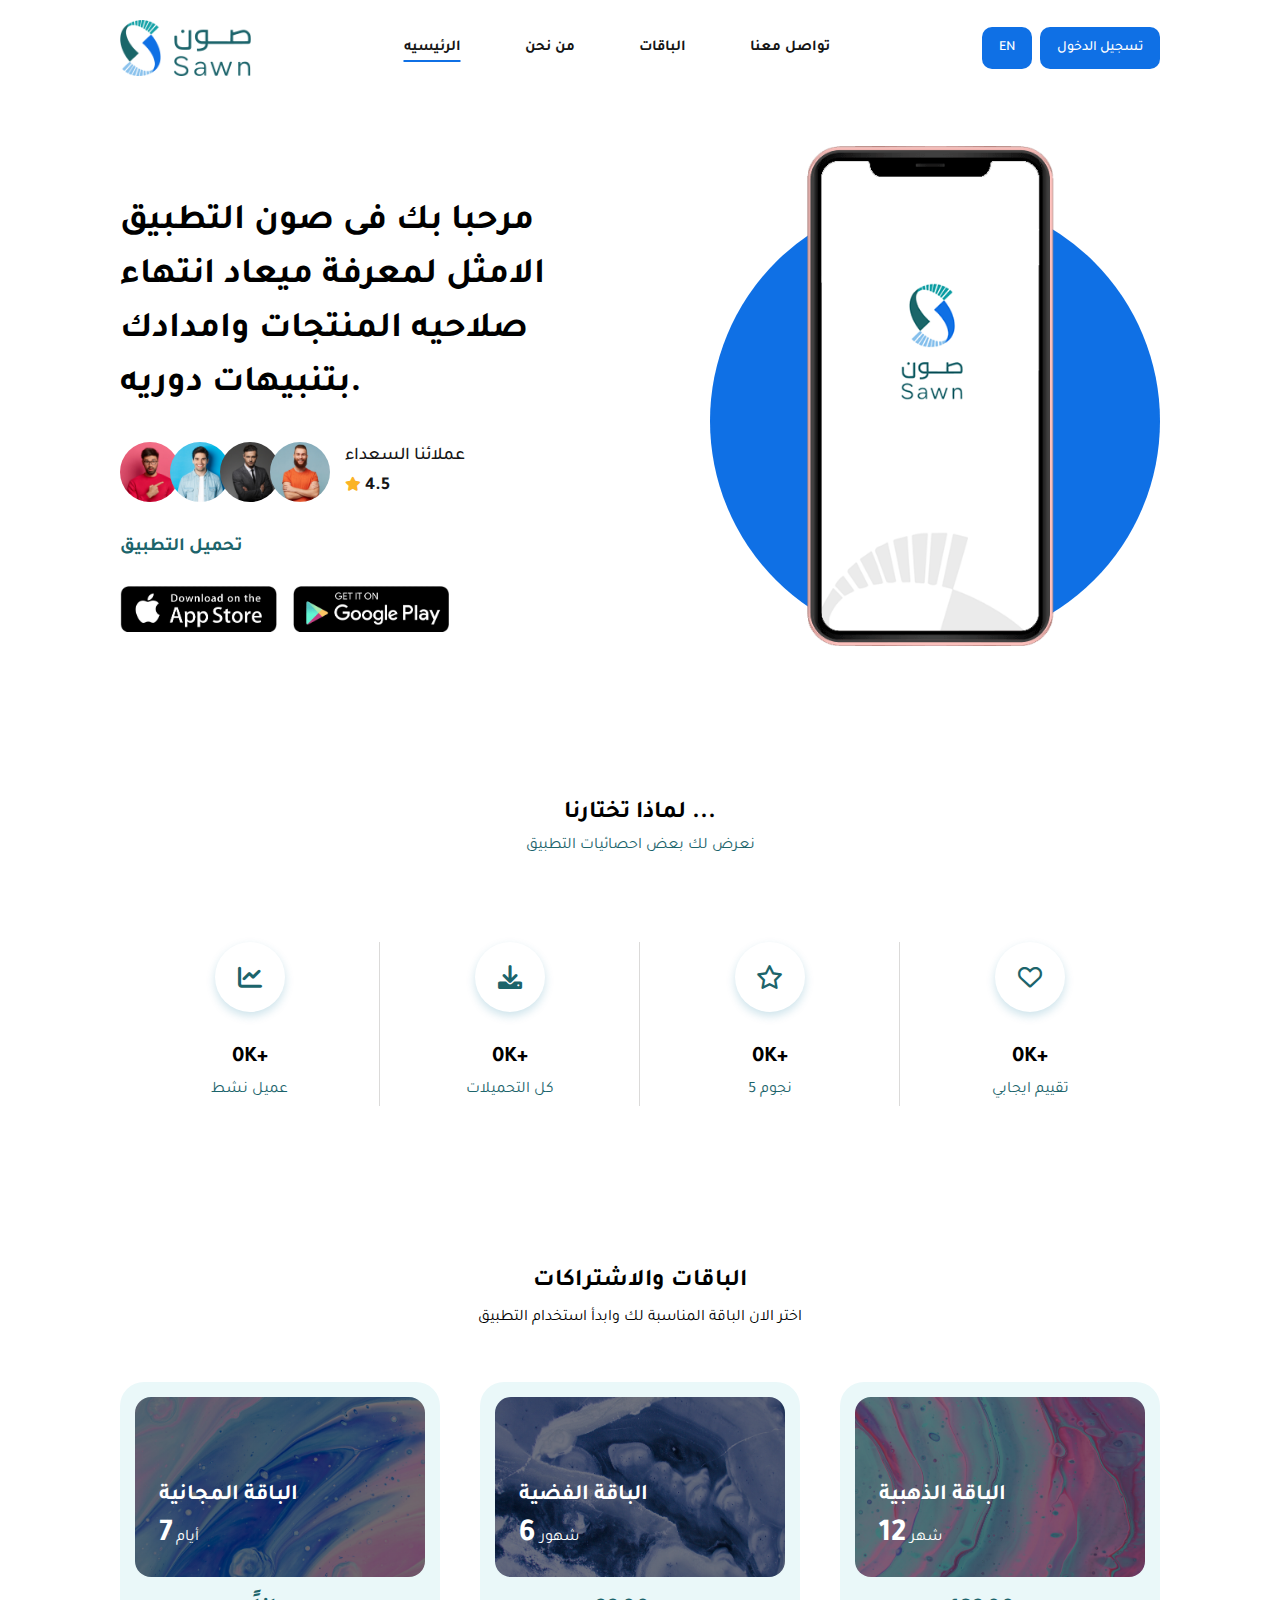
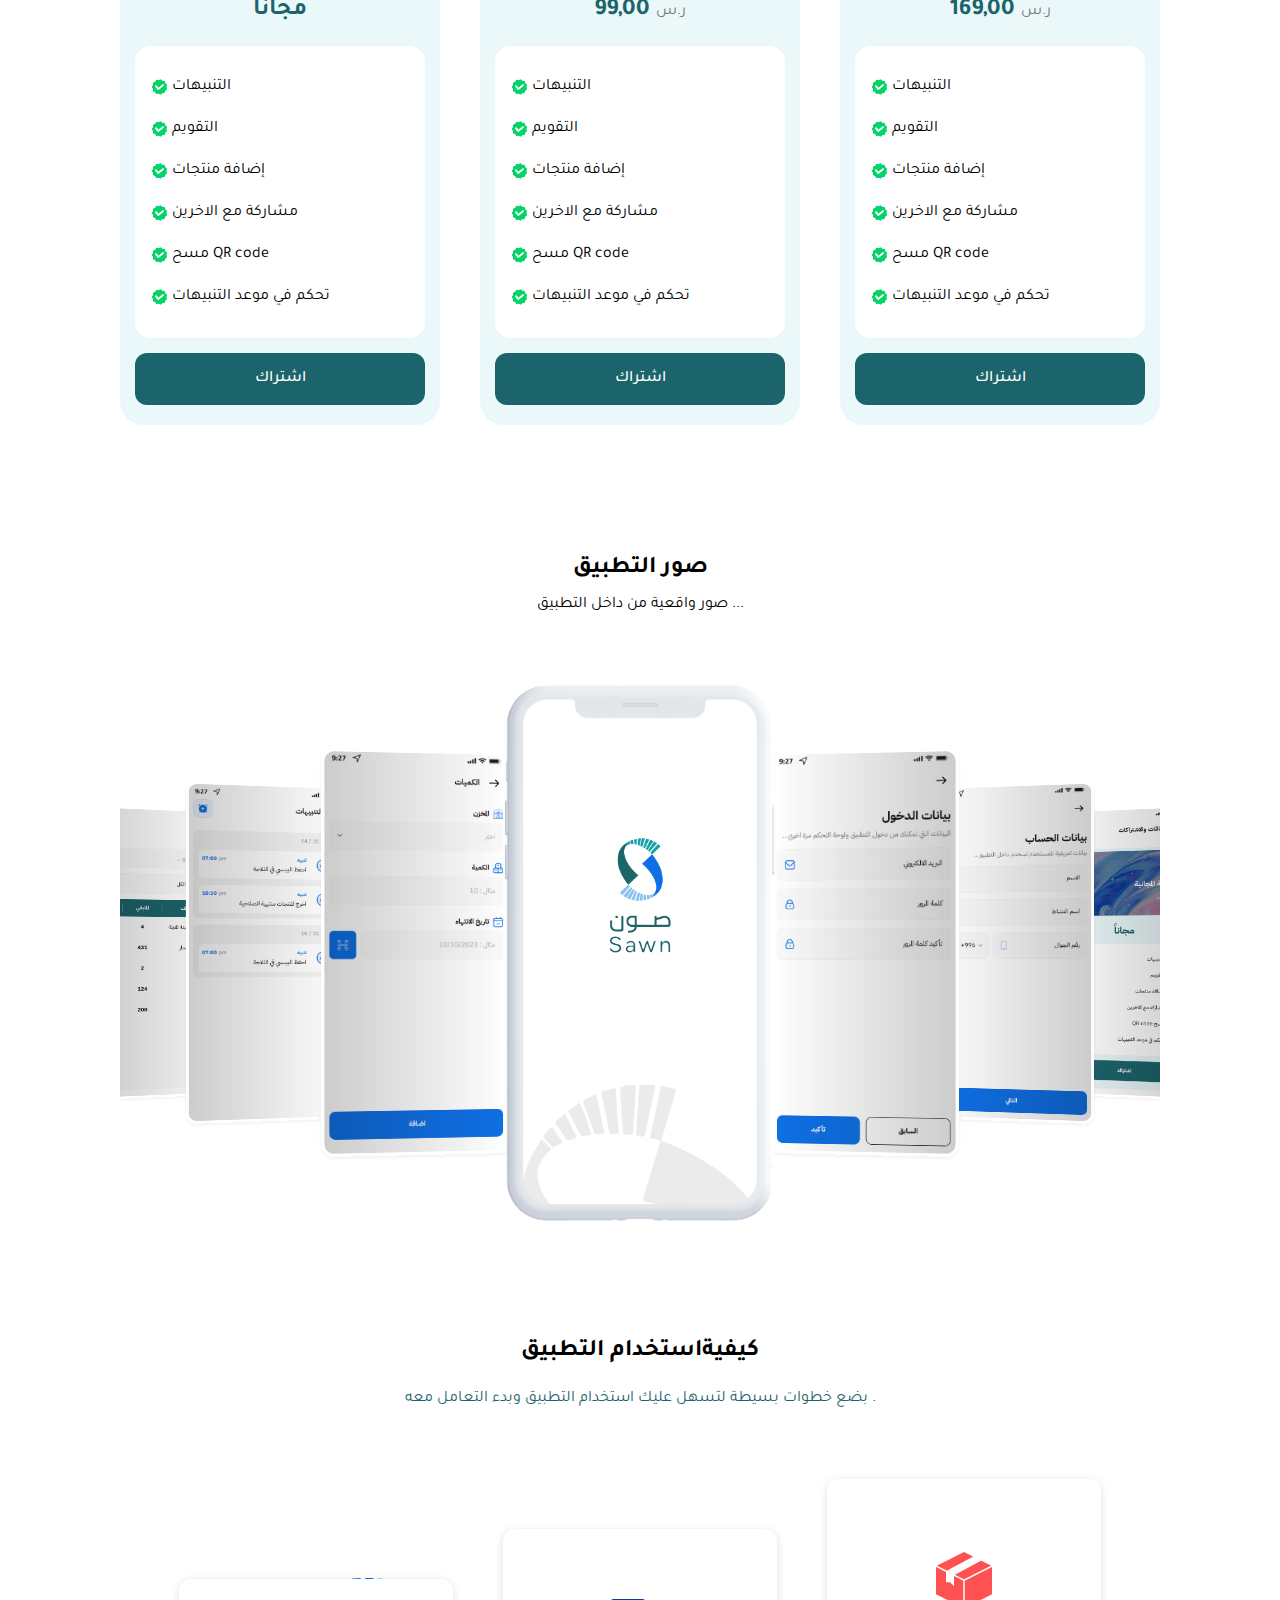
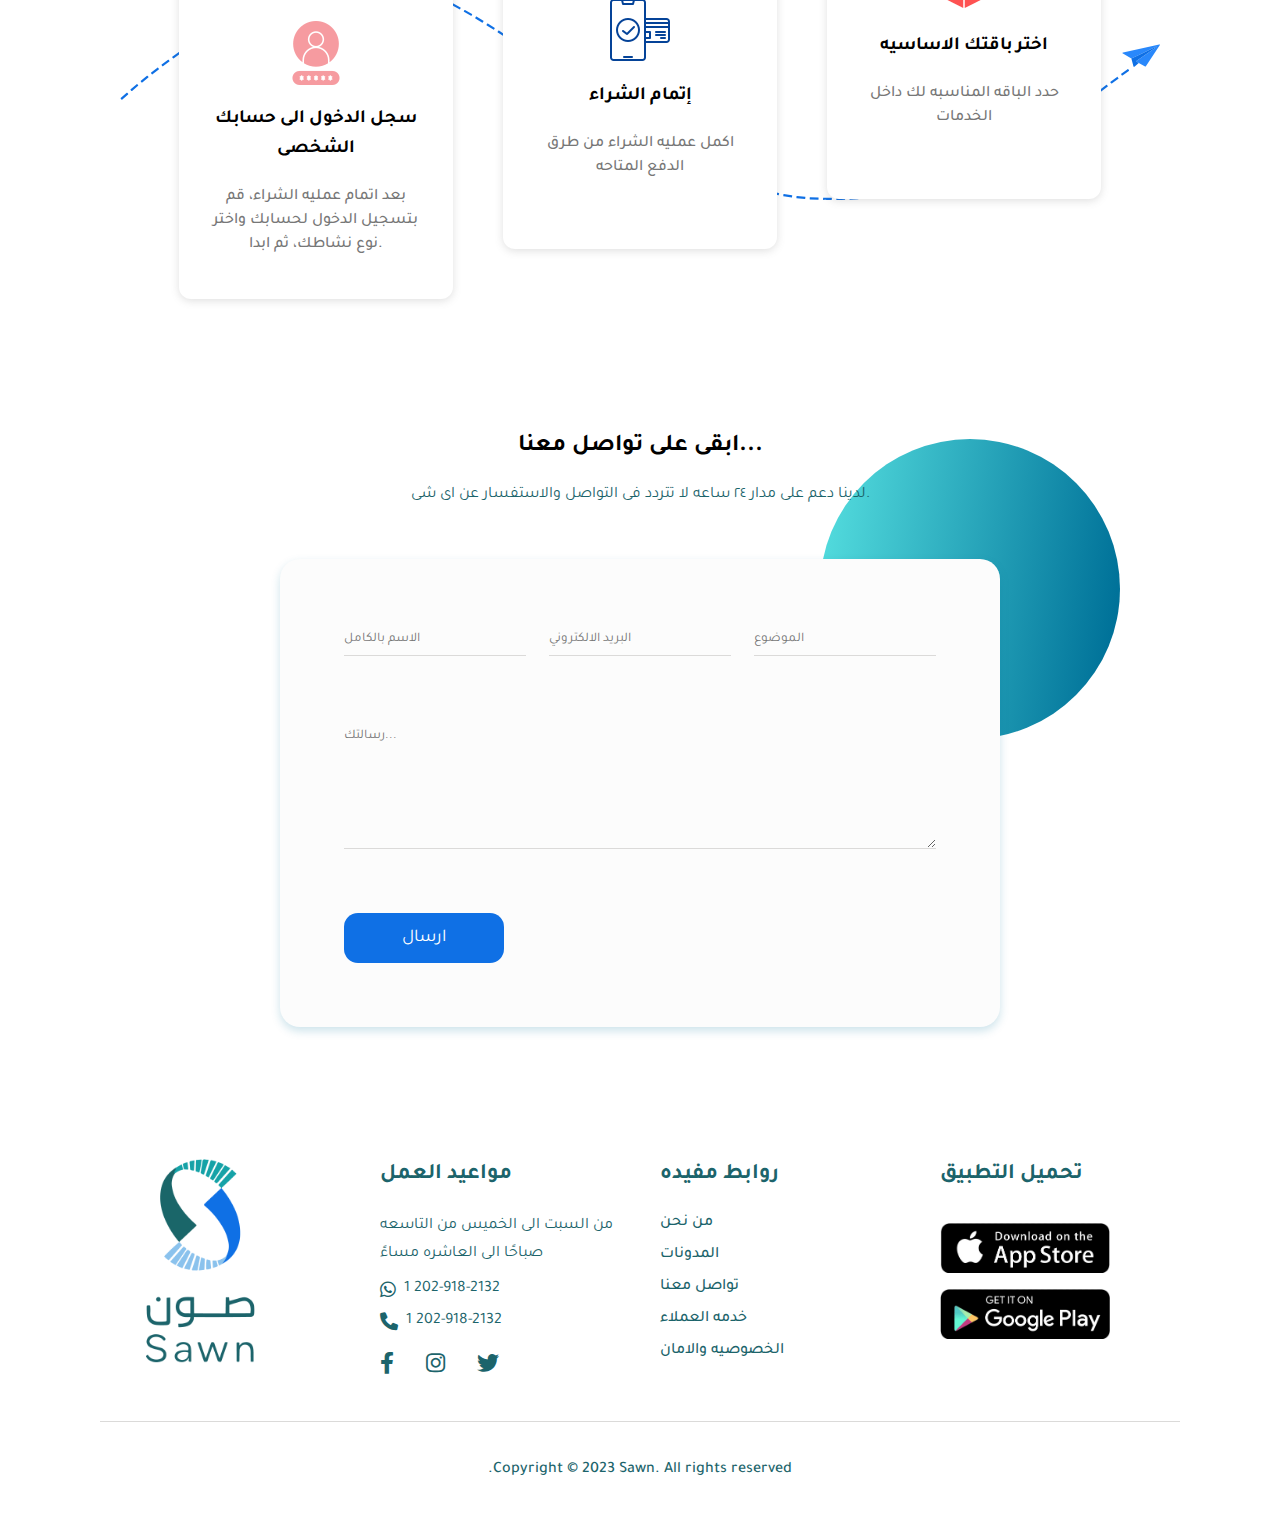
<file: index.html>
<html lang="en">

<head>
    <meta charset="UTF-8">
    <meta http-equiv="X-UA-Compatible" content="IE=edge">
    <meta name="viewport" content="width=device-width, initial-scale=1.0">
    <title>sawn</title>
    <link rel="icon" href="img/icon.png">
    <link rel="stylesheet" href="css/all.min.css">
    <link rel="stylesheet" href="css/swiper.css">
    <link rel="stylesheet" href="css/style.css">
</head>

<body>
    <!-- nav -->
    <nav>
        <div class="logo">
            <a href="index.html">
                <img src="img/logo.png" alt="logo">
            </a>
        </div>
        <ul class="nav-links">
            <li class="nav-link home active">
                <a href="index.html#">الرئيسيه</a>
            </li>
            <li class="nav-link about">
                <a href="index.html#about">من نحن</a>
            </li>
            <li class="nav-link packages">
                <a href="index.html#packages">الباقات</a>
            </li>
            <li class="nav-link contact">
                <a href="index.html#contact">تواصل معنا</a>
            </li>
        </ul>
        <div class="btns">
            <a href="#!" class="btn"> EN </a>
            <a href="login.html" class="btn">تسجيل الدخول</a>
            <button class="menu"><i class="fas fa-bars"></i></button>
        </div>
    </nav>
    <!-- content -->
    <main class="container">
        <!--  hero section -->
        <section class="sec header" id="home">
            <div class="decription-col">
                <h1>مرحبا بك فى صون التطبيق الامثل لمعرفة ميعاد انتهاء صلاحيه المنتجات وامدادك بتنبيهات دوريه.</h1>
                <div class="clients">
                    <div class="cc">
                        <div class="client">
                            <img src="img/avatar-1.jpg" alt="">
                        </div>
                        <div class="client">
                            <img src="img/avatar-2.jpg" alt="">
                        </div>
                        <div class="client">
                            <img src="img/avatar-3.jpg" alt="">
                        </div>
                        <div class="client">
                            <img src="img/avatar-4.jpg" alt="">
                        </div>
                    </div>
                    <div class="customers">
                        <span>عملائنا السعداء</span>
                        <span><i class="fas fa-star"></i><b>4.5</b></span>
                    </div>
                </div>
                <div class="downoad-app">
                    <h3>تحميل التطبيق</h3>
                    <div class="links">
                        <a href="#"><img src="img/Apple Store.png" alt=""></a>
                        <a href="#"><img src="img/Play Sotre.png" alt=""></a>
                    </div>
                </div>
            </div>
            <div class="thumb-col">
                <div class="circle-back">
                    <img src="img/hero-thumb-1.png" alt="">
                </div>
            </div>
        </section>
        <!--  about -->
        <section class="sec about" id="about">
            <h2>لماذا تختارنا ...</h2>
            <p>نعرض لك بعض احصائيات التطبيق</p>
            <div class="row">
                <div class="static-box">
                    <div class="circle">
                        <i class="fas fa-chart-line"></i>
                    </div>
                    <h4><span class="num" data-goal="30">0</span>K+</h4>
                    <p>عميل نشط</p>
                </div>
                <div class="static-box">
                    <div class="circle">
                        <i class="fas fa-download"></i>
                    </div>
                    <h4><span class="num" data-goal="50">0</span>K+</h4>
                    <p>كل التحميلات</p>
                </div>
                <div class="static-box">
                    <div class="circle">
                        <i class="far fa-star"></i>
                    </div>
                    <h4><span class="num" data-goal="7">0</span>K+</h4>
                    <p>5 نجوم</p>
                </div>
                <div class="static-box">
                    <div class="circle">
                        <i class="far fa-heart"></i>
                    </div>
                    <h4><span class="num" data-goal="13">0</span>K+</h4>
                    <p>تقييم ايجابي</p>
                </div>
            </div>
        </section>
        <!--  packages -->
        <section class="sec " id="packages">
            <div class="sectionTitle">
                <h2> الباقات والاشتراكات </h2>
                <p> اختر الان الباقة المناسبة لك وابدأ استخدام التطبيق </p>
            </div>
            <div class="packages">
                <div class="package">
                    <div class="package-head head1">
                        <h3>الباقة المجانية</h3>
                        <p><b>7</b>أيام</p>
                    </div>
                    <h4 class="price">مجاناً</h4>
                    <div class="features">
                        <ul>
                            <li><img src="img/verify.png" alt="verify">التنبيهات</li>
                            <li><img src="img/verify.png" alt="verify">التقويم</li>
                            <li><img src="img/verify.png" alt="verify">إضافة منتجات</li>
                            <li><img src="img/verify.png" alt="verify">مشاركة مع الاخرين</li>
                            <li><img src="img/verify.png" alt="verify">مسح QR code</li>
                            <li><img src="img/verify.png" alt="verify">تحكم في موعد التنبيهات</li>
                        </ul>
                    </div>
                    <button class="sub">اشتراك</button>
                </div>
                <div class="package">
                    <div class="package-head head2">
                        <h3>الباقة الفضية</h3>
                        <p><b>6</b>شهور</p>
                    </div>
                    <h4 class="price">99,00 <small>ر.س</small></h4>
                    <div class="features">
                        <ul>
                            <li><img src="img/verify.png" alt="verify">التنبيهات</li>
                            <li><img src="img/verify.png" alt="verify">التقويم</li>
                            <li><img src="img/verify.png" alt="verify">إضافة منتجات</li>
                            <li><img src="img/verify.png" alt="verify">مشاركة مع الاخرين</li>
                            <li><img src="img/verify.png" alt="verify">مسح QR code</li>
                            <li><img src="img/verify.png" alt="verify">تحكم في موعد التنبيهات</li>
                        </ul>
                    </div>
                    <button class="sub">اشتراك</button>
                </div>
                <div class="package">
                    <div class="package-head head3">
                        <h3>الباقة الذهبية</h3>
                        <p><b>12</b>شهر</p>
                    </div>
                    <h4 class="price">169,00 <small>ر.س</small></h4>
                    <div class="features">
                        <ul>
                            <li><img src="img/verify.png" alt="verify">التنبيهات</li>
                            <li><img src="img/verify.png" alt="verify">التقويم</li>
                            <li><img src="img/verify.png" alt="verify">إضافة منتجات</li>
                            <li><img src="img/verify.png" alt="verify">مشاركة مع الاخرين</li>
                            <li><img src="img/verify.png" alt="verify">مسح QR code</li>
                            <li><img src="img/verify.png" alt="verify">تحكم في موعد التنبيهات</li>
                        </ul>
                    </div>
                    <button class="sub">اشتراك</button>
                </div>
                <div class="model-view">
                    <div class="form">
                        <button class="close"><i class="fas fa-times-circle"></i></button>
                        <form action="">
                            <input type="email" id="email" name="email" required placeholder="البريد الالكتروني...">
                            <input type="tel" id="phone" name="phone" required placeholder="الجوال...">
                            <button class="btn" type="submit">ارسال</button>
                        </form>
                    </div>
                </div>
            </div>
        </section>
        <!--  appImgs -->
        <section class="appImgs">
            <div class="sectionTitle">
                <h2> صور التطبيق </h2>
                <p> صور واقعية من داخل التطبيق ... </p>
            </div>
            <div class="swiper phoneImgs">
                <div class="swiper-wrapper">
                    <div class="swiper-slide">
                        <img src="img/1.png" />
                    </div>
                    <div class="swiper-slide">
                        <img src="img/3.png" />
                    </div>
                    <div class="swiper-slide">
                        <img src="img/4.png" />
                    </div>
                    <div class="swiper-slide">
                        <img src="img/5.png" />
                    </div>
                    <div class="swiper-slide">
                        <img src="img/6.png" />
                    </div>
                    <div class="swiper-slide">
                        <img src="img/7.png" />
                    </div>
                    <div class="swiper-slide">
                        <img src="img/8.png" />
                    </div>
                    <div class="swiper-slide">
                        <img src="img/9.png" />
                    </div>
                    <div class="swiper-slide">
                        <img src="img/10.png" />
                    </div>
                </div>
                <img src="img/2.png" class="frame" alt="">
            </div>
        </section>
        <!--  usage -->
        <section class="usage">
            <h2>كيفيةاستخدام التطبيق</h2>
            <p>بضع خطوات بسيطة لتسهل عليك استخدام التطبيق وبدء التعامل معه .</p>
            <div class="cards">
                <div class="use-card">
                    <div class="icon">
                        <img src="img/user-profile.png" alt="">
                    </div>
                    <h3>سجل الدخول الى حسابك الشخصى</h3>
                    <p>بعد اتمام عمليه الشراء، قم بتسجيل الدخول لحسابك واختر نوع نشاطك، ثم ابدا.</p>
                </div>
                <div class="use-card">
                    <div class="icon">
                        <img src="img/credit-card.png" alt="">
                    </div>
                    <h3>إتمام الشراء</h3>
                    <p>اكمل عمليه الشراء من طرق الدفع المتاحه</p>
                </div>
                <div class="use-card">
                    <div class="icon">
                        <img src="img/package-box.png" alt="">
                    </div>
                    <h3>اختر باقتك الاساسيه</h3>
                    <p>حدد الباقه المناسبه لك داخل الخدمات</p>
                </div>
            </div>
        </section>
        <!--  contact -->
        <section class="sec contact" id="contact">
            <div class="circl1"></div>
            <h2>ابقى على تواصل معنا...</h2>
            <p>لدينا دعم على مدار ٢٤ ساعه لا تتردد فى التواصل والاستفسار عن اى شى.</p>
            <form action="">
                <div class="form-group">
                    <div class="input-field">
                        <input type="text" id="name" name="name" required placeholder="الاسم بالكامل">
                    </div>
                    <div class="input-field">
                        <input type="email" id="email" name="email" required placeholder="البريد الالكتروني">
                    </div>
                    <div class="input-field">
                        <input type="text" id="name" name="name" required placeholder="الموضوع">
                    </div>
                </div>
                <div class="message-field">
                    <textarea name="message" id="message" rows="4" placeholder="رسالتك..."></textarea>
                </div>
                <button type=" submit">ارسال</button>
            </form>
        </section>
    </main>
    <!-- footer -->
    <footer>
        <div class="row">
            <div class="col">
                <div class="logo">
                    <img src="img/logo-vertical.png" alt="logo">
                </div>
            </div>
            <div class="col">
                <h4>مواعيد العمل</h4>
                <p>من السبت الى الخميس من التاسعه صباحًا الى العاشره مساءً</p>
                <div class="phones">
                    <div class="contact">
                        <i class="fab fa-whatsapp"></i>
                        <a href="tel:1 202-918-2132+">1 202-918-2132</a>
                    </div>
                    <div class="contact">
                        <i class="fas fa-phone"></i>
                        <a href="tel:1 202-918-2132+">1 202-918-2132</a>
                    </div>
                </div>
                <div class="social">
                    <a href="#"><i class="fab fa-facebook-f"></i></a>
                    <a href="#"><i class="fab fa-instagram"></i></a>
                    <a href="#"><i class="fab fa-twitter"></i></a>
                </div>
            </div>
            <div class="col">
                <h4>روابط مفيده</h4>
                <ul>
                    <li><a href="#">من نحن</a></li>
                    <li><a href="#">المدونات</a></li>
                    <li><a href="#">تواصل معنا</a></li>
                    <li><a href="#">خدمه العملاء</a></li>
                    <li><a href="#">الخصوصيه والامان</a></li>
                </ul>
            </div>
            <div class="col">
                <h4>تحميل التطبيق</h4>
                <div class="links">
                    <a href="#"><img src="img/Apple Store.png" alt=""></a>
                    <a href="#"><img src="img/Play Sotre.png" alt=""></a>
                </div>
            </div>
        </div>
        <div class="copy">
            <p>.Copyright © 2023 Sawn. All rights reserved</p>
        </div>
    </footer>
    <!-- js -->
    <script src="js/swiper.js"></script>
    <script src="js/app.js"></script>
</body>

</html>
</file>
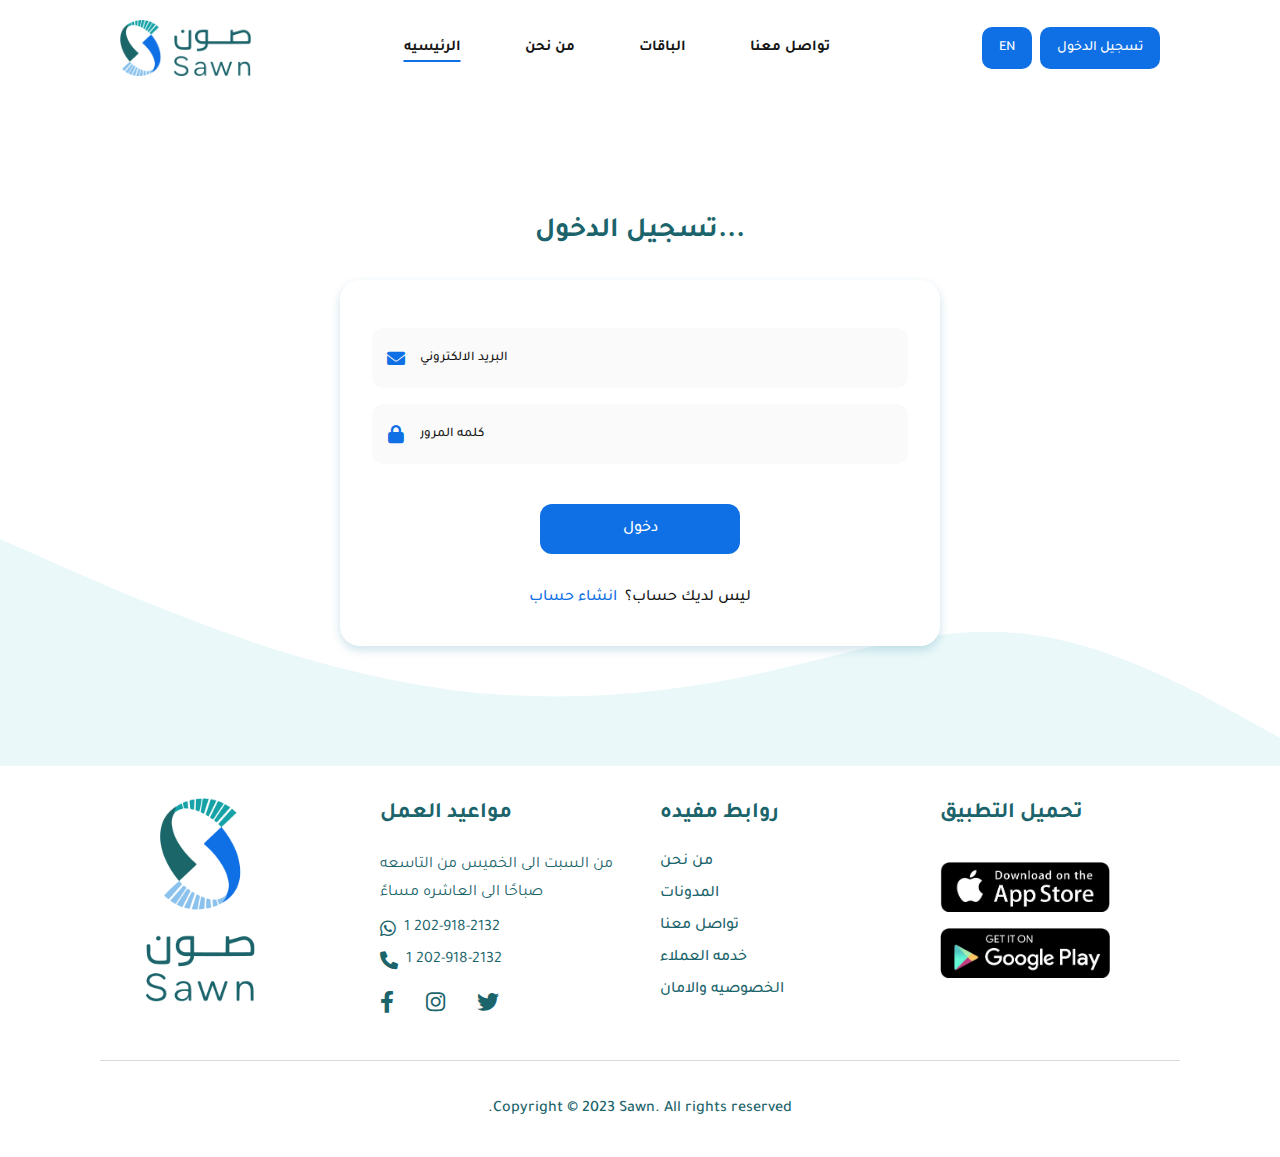
<file: login.html>
<html lang="en">
<head>
    <meta charset="UTF-8">
    <meta http-equiv="X-UA-Compatible" content="IE=edge">
    <meta name="viewport" content="width=device-width, initial-scale=1.0">
    <title>sawn</title>
    <link rel="icon" href="img/icon.png">
    <link rel="stylesheet" href="css/all.min.css">
    <link rel="stylesheet" href="css/swiper.css">
    <link rel="stylesheet" href="css/style.css">
</head>
<body>
    <!-- nav -->
    <nav>
        <div class="logo">
            <a href="index.html">
                <img src="img/logo.png" alt="logo">
            </a>
        </div>
        <ul class="nav-links">
            <li class="nav-link home active">
                <a href="index.html#">الرئيسيه</a>
            </li>
            <li class="nav-link about">
                <a href="index.html#about">من نحن</a>
            </li>
            <li class="nav-link packages">
                <a href="index.html#packages">الباقات</a>
            </li>
            <li class="nav-link contact">
                <a href="index.html#contact">تواصل معنا</a>
            </li>
        </ul>
        <div class="btns">
            <a href="#!" class="btn"> EN </a>
            <a href="login.html" class="btn">تسجيل الدخول</a>
            <button class="menu"><i class="fas fa-bars"></i></button>
        </div>
    </nav>
    <!-- content -->
    <main class="sign-in">
        <h1>تسجيل الدخول...</h1>
        <form action="">
            <!-- input -->
            <div class="input-field">
                <i class="fas fa-envelope"></i>
                <input type="email" id="email" name="email" required placeholder="البريد الالكتروني">
            </div>
            <!-- input -->
            <div class="input-field">
                <i class="fas fa-lock"></i>
                <input type="password" id="password" name="password" required placeholder="كلمه المرور">
            </div>
            <button type=" submit">دخول</button>
            <p>ليس لديك حساب؟<a href="signup.html">انشاء حساب</a></p>
        </form>
        <svg id="svg" xmlns="http://www.w3.org/2000/svg" viewBox="0 0 1440 320">
            <path fill="#eaf8f9" fill-opacity="1"
                d="M0,64L48,85.3C96,107,192,149,288,181.3C384,213,480,235,576,240C672,245,768,235,864,213.3C960,192,1056,160,1152,170.7C1248,181,1344,235,1392,261.3L1440,288L1440,320L1392,320C1344,320,1248,320,1152,320C1056,320,960,320,864,320C768,320,672,320,576,320C480,320,384,320,288,320C192,320,96,320,48,320L0,320Z">
            </path>
        </svg>
    </main>
    <!-- footer -->
    <footer>
        <div class="row">
            <div class="col">
                <div class="logo">
                    <img src="img/logo-vertical.png" alt="logo">
                </div>
            </div>
            <div class="col">
                <h4>مواعيد العمل</h4>
                <p>من السبت الى الخميس من التاسعه صباحًا الى العاشره مساءً</p>
                <div class="phones">
                    <div class="contact">
                        <i class="fab fa-whatsapp"></i>
                        <a href="tel:1 202-918-2132+">1 202-918-2132</a>
                    </div>
                    <div class="contact">
                        <i class="fas fa-phone"></i>
                        <a href="tel:1 202-918-2132+">1 202-918-2132</a>
                    </div>
                </div>
                <div class="social">
                    <a href="#"><i class="fab fa-facebook-f"></i></a>
                    <a href="#"><i class="fab fa-instagram"></i></a>
                    <a href="#"><i class="fab fa-twitter"></i></a>
                </div>
            </div>
            <div class="col">
                <h4>روابط مفيده</h4>
                <ul>
                    <li><a href="#">من نحن</a></li>
                    <li><a href="#">المدونات</a></li>
                    <li><a href="#">تواصل معنا</a></li>
                    <li><a href="#">خدمه العملاء</a></li>
                    <li><a href="#">الخصوصيه والامان</a></li>
                </ul>
            </div>
            <div class="col">
                <h4>تحميل التطبيق</h4>
                <div class="links">
                    <a href="#"><img src="img/Apple Store.png" alt=""></a>
                    <a href="#"><img src="img/Play Sotre.png" alt=""></a>
                </div>
            </div>
        </div>
        <div class="copy">
            <p>.Copyright © 2023 Sawn. All rights reserved</p>
        </div>
    </footer>
    <!-- js  -->
    <script src="js/swiper.js"></script>
    <script src="js/app.js"></script>
</body>
</html>
</file>
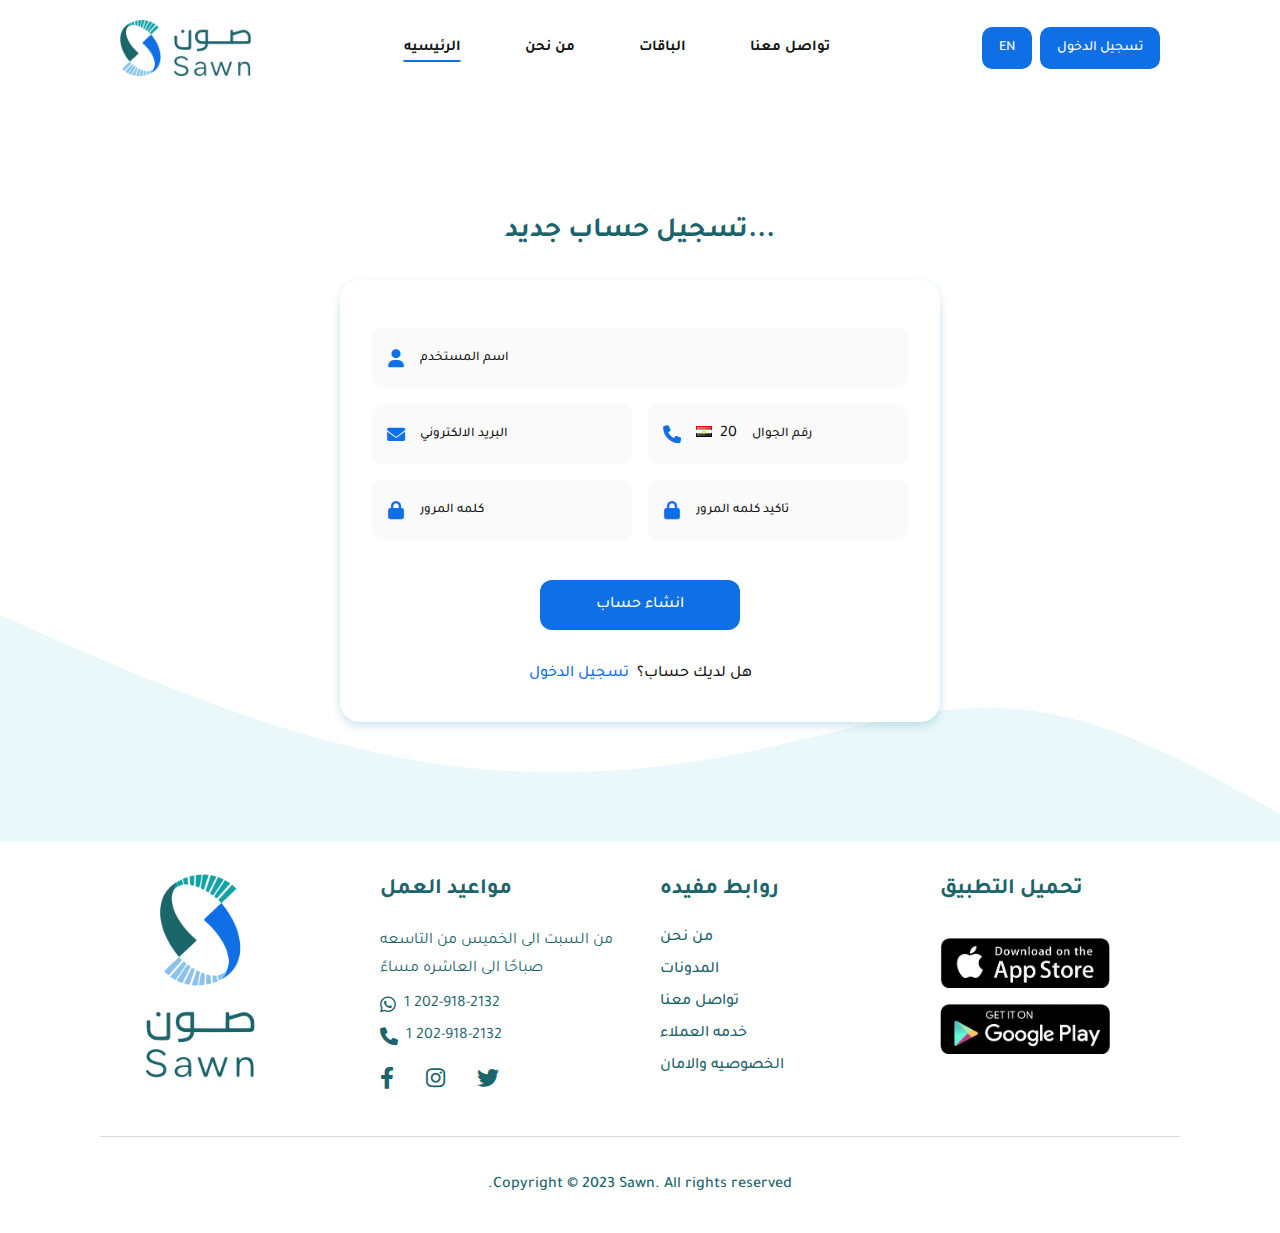
<file: signup.html>
<html lang="en">

<head>
    <meta charset="UTF-8">
    <meta http-equiv="X-UA-Compatible" content="IE=edge">
    <meta name="viewport" content="width=device-width, initial-scale=1.0">
    <title>sawn</title>
    <link rel="icon" href="img/icon.png">
    <link rel="stylesheet" href="css/all.min.css">
    <link rel="stylesheet" href="css/swiper.css">
    <link rel="stylesheet" href="css/jquery.ccpicker.css">
    <link rel="stylesheet" href="css/style.css">
</head>

<body>
    <!-- nav -->
    <nav>
        <div class="logo">
            <a href="index.html">
                <img src="img/logo.png" alt="logo">
            </a>
        </div>
        <ul class="nav-links">
            <li class="nav-link home active">
                <a href="index.html#">الرئيسيه</a>
            </li>
            <li class="nav-link about">
                <a href="index.html#about">من نحن</a>
            </li>
            <li class="nav-link packages">
                <a href="index.html#packages">الباقات</a>
            </li>
            <li class="nav-link contact">
                <a href="index.html#contact">تواصل معنا</a>
            </li>
        </ul>
        <div class="btns">
            <a href="#!" class="btn"> EN </a>
            <a href="login.html" class="btn">تسجيل الدخول</a>
            <button class="menu"><i class="fas fa-bars"></i></button>
        </div>
    </nav>
    <!-- content -->
    <main class="sign-in">
        <h1>تسجيل حساب جديد...</h1>
        <form action="">
            <!-- input -->
            <div class="input-field">
                <i class="fas fa-user"></i>
                <input type="text" id="name" name="name" required placeholder="اسم المستخدم">
            </div>
            <div class="rowField">
                <!-- input -->
                <div class="input-field">
                    <i class="fas fa-envelope"></i>
                    <input type="email" id="email" name="email" required placeholder="البريد الالكتروني">
                </div>
                <!-- input -->
                <div class="input-field">
                    <i class="fas fa-phone"></i>
                    <input type="text" id="phoneField1" placeholder=" رقم الجوال " />
                </div>
            </div>
            <div class="rowField">
                <!-- input -->
                <div class="input-field">
                    <i class="fas fa-lock"></i>
                    <input type="password" id="password" name="password" required placeholder="كلمه المرور">
                </div>
                <!-- input -->
                <div class="input-field">
                    <i class="fas fa-lock"></i>
                    <input type="password" id="confirm-password" name="confirm-password" required
                        placeholder="تاكيد كلمه المرور">
                </div>
            </div>
            <button type=" submit">انشاء حساب</button>
            <p>هل لديك حساب؟<a href="login.html">تسجيل الدخول</a></p>
        </form>
        <svg id="svg" xmlns="http://www.w3.org/2000/svg" viewBox="0 0 1440 320">
            <path fill="#eaf8f9" fill-opacity="1"
                d="M0,64L48,85.3C96,107,192,149,288,181.3C384,213,480,235,576,240C672,245,768,235,864,213.3C960,192,1056,160,1152,170.7C1248,181,1344,235,1392,261.3L1440,288L1440,320L1392,320C1344,320,1248,320,1152,320C1056,320,960,320,864,320C768,320,672,320,576,320C480,320,384,320,288,320C192,320,96,320,48,320L0,320Z">
            </path>
        </svg>
    </main>
    <!-- footer -->
    <footer>
        <div class="row">
            <div class="col">
                <div class="logo">
                    <img src="img/logo-vertical.png" alt="logo">
                </div>
            </div>
            <div class="col">
                <h4>مواعيد العمل</h4>
                <p>من السبت الى الخميس من التاسعه صباحًا الى العاشره مساءً</p>
                <div class="phones">
                    <div class="contact">
                        <i class="fab fa-whatsapp"></i>
                        <a href="tel:1 202-918-2132+">1 202-918-2132</a>
                    </div>
                    <div class="contact">
                        <i class="fas fa-phone"></i>
                        <a href="tel:1 202-918-2132+">1 202-918-2132</a>
                    </div>
                </div>
                <div class="social">
                    <a href="#"><i class="fab fa-facebook-f"></i></a>
                    <a href="#"><i class="fab fa-instagram"></i></a>
                    <a href="#"><i class="fab fa-twitter"></i></a>
                </div>
            </div>
            <div class="col">
                <h4>روابط مفيده</h4>
                <ul>
                    <li><a href="#">من نحن</a></li>
                    <li><a href="#">المدونات</a></li>
                    <li><a href="#">تواصل معنا</a></li>
                    <li><a href="#">خدمه العملاء</a></li>
                    <li><a href="#">الخصوصيه والامان</a></li>
                </ul>
            </div>
            <div class="col">
                <h4>تحميل التطبيق</h4>
                <div class="links">
                    <a href="#"><img src="img/Apple Store.png" alt=""></a>
                    <a href="#"><img src="img/Play Sotre.png" alt=""></a>
                </div>
            </div>
        </div>
        <div class="copy">
            <p>.Copyright © 2023 Sawn. All rights reserved</p>
        </div>
    </footer>
    <!-- js -->
    <script src="js/swiper.js"></script>
    <script src="js/app.js"></script>
    <script src="js/jquery-1.12.4.min.js"></script>
    <script src="js/jquery.ccpicker.min.js"></script>
    <script>
        $(document).ready(function () {
            $("#phoneField1").CcPicker();
            $("#phoneField1").CcPicker("setCountryByCode", "eg");
        });
    </script>
</body>

</html>
</file>
<file: css/style.css>
@import url("https://fonts.googleapis.com/css2?family=Poppins:wght@400;500&display=swap");
@import url("https://fonts.googleapis.com/css2?family=Noto+Naskh+Arabic:wght@400;500&family=Tajawal:wght@400;500&display=swap");
* {
  padding: 0;
  margin: 0;
  box-sizing: border-box;
  line-height: 32px;
  scroll-behavior: smooth;
  -webkit-tap-highlight-color: transparent;
}

ul {
  list-style: none;
}

a {
  text-decoration: none;
}

:target {
  scroll-margin-top: 100px;
}

.span {
  background: linear-gradient(97.65deg, #56e0e0 0.33%, #007299 93.35%);
  background-clip: text;
  -webkit-background-clip: text;
  -webkit-text-fill-color: transparent;
}

::-webkit-scrollbar {
  width: 4px;
}

::-webkit-scrollbar-track {
  background-color: #fff;
}

::-webkit-scrollbar-thumb {
  background-image: linear-gradient(97.65deg, #56e0e0 0.33%, #007299 93.35%);
  height: 300px;
  box-shadow: 0px 4px 10px 0px rgba(1, 115, 153, 0.2);
}

* {
  font-family: "Tajawal", serif;
}

body.noscroll {
  overflow: hidden !important;
}

.sign-in {
  position: relative;
  padding: 120px;
  min-height: calc(100vh - 488px);
  display: flex;
  align-items: center;
  flex-direction: column;
  justify-content: center;
}
.sign-in h1 {
  color: #1c646b;
  font-size: 28px;
  margin-bottom: 2rem;
}
.sign-in form {
  width: min(100%, 600px);
  background-color: #fff;
  padding: 3rem 2rem 2rem;
  border-radius: 20px;
  box-shadow: 0px 4px 10px 0px rgba(1, 115, 153, 0.2);
  display: flex;
  align-items: center;
  justify-content: center;
  flex-direction: column;
  gap: 16px;
}
.sign-in form .input-field {
  background: linear-gradient(0deg, #fafafa, #fafafa), linear-gradient(0deg, #f4f4f4, #f4f4f4);
  min-height: 60px;
  border-radius: 12px;
  gap: 12px;
  flex: 1;
  width: 100%;
  min-width: 220px;
  padding: 0 12px;
  display: flex;
  align-items: center;
}
.sign-in form .input-field i {
  color: #0f70e5;
  min-width: 24px;
  height: 24px;
  display: flex;
  justify-content: center;
  align-items: center;
  font-size: 18px;
}
.sign-in form .input-field input {
  border: none;
  background: none;
  outline: none;
  flex: 1;
}
.sign-in form .input-field input::-moz-placeholder {
  color: #161616;
  font-weight: 500;
}
.sign-in form .input-field input::placeholder {
  color: #161616;
  font-weight: 500;
}
.sign-in form p {
  align-self: flex-start;
  color: #161616;
  font-weight: 500;
  margin: auto;
}
.sign-in form p a {
  padding-right: 8px;
  color: #0f70e5;
}
.sign-in form button {
  width: 200px;
  height: 50px;
  align-self: flex-start;
  border: none;
  background: none;
  outline: none;
  background-color: #0f70e5;
  color: #fff;
  border-radius: 12px;
  cursor: pointer;
  font-size: 16px;
  font-weight: 500;
  margin: 24px auto 12px;
}
.sign-in #svg {
  position: absolute;
  bottom: 0px;
  right: 0;
  z-index: -1;
}

.model-view {
  width: 100vw;
  height: 100vh;
  position: fixed;
  top: 0;
  right: 0;
  background-image: linear-gradient(rgba(0, 0, 0, 0.4), rgba(0, 0, 0, 0.4));
  z-index: 100000000000000000;
  display: none;
}
.model-view.opened {
  display: flex;
  align-items: center;
  justify-content: center;
}
.model-view .form {
  background-color: #fff;
  box-shadow: rgba(99, 99, 99, 0.2) 0px 2px 8px 0px;
  width: min(100% - 48px, 340px);
  height: 340px;
  border-radius: 22px;
  position: relative;
  padding: 3rem;
}
.model-view .form .close {
  cursor: pointer;
  position: absolute;
  top: 24px;
  right: 24px;
  border: none;
  background: none;
  outline: none;
  width: 24px;
  height: 24px;
  display: flex;
  align-items: center;
  justify-content: center;
}
.model-view .form .close i {
  color: #1c646b;
  font-size: 20px;
}
.model-view .form form {
  width: 100%;
  height: 100%;
  margin-top: 1rem;
  display: flex;
  gap: 2.5rem;
  justify-content: center;
  flex-direction: column;
}
.model-view .form form .btn {
  cursor: pointer;
  border: none;
  background: none;
  outline: none;
  width: 60%;
  background-color: #0f70e5;
  color: #fff;
  align-self: center;
  height: 42px;
  border-radius: 8px;
}
.model-view .form form input {
  border: none;
  background: none;
  outline: none;
  border-bottom: 1px solid #dbdad9;
}
.model-view .form form input:focus {
  border-color: #0f70e5;
}

.footer_login {
  border-top: 1px solid #f4f4f4;
}

nav {
  padding: 20px 120px;
  display: flex;
  justify-content: space-between;
  position: sticky;
  top: 0;
  background-color: #fff;
  z-index: 999999999;
}
nav ul {
  display: flex;
  align-items: center;
  justify-content: center;
  gap: 64px;
  height: inherit;
}
nav ul li {
  position: relative;
}
nav ul li::after {
  position: absolute;
  content: " ";
  right: 50%;
  width: 0;
  height: 2px;
  bottom: 2px;
  transform: translateX(50%);
  background-color: #0f70e5;
  transition: 0.3s ease-in-out;
}
nav ul li.active::after {
  width: 100%;
}
nav ul li:hover:after {
  width: 100%;
}
nav ul li a {
  color: #161616;
  font-weight: 600;
  font-size: 15px;
}
nav .logo a {
  display: block;
}
nav .logo a img {
  max-height: 56px;
}
nav .btns {
  display: flex;
  align-items: center;
  justify-content: center;
  gap: 8px;
}
nav .btns a {
  display: flex;
  align-items: center;
  justify-content: center;
  padding: 5px 17px;
  background: #0f70e5;
  color: #fff;
  font-size: 14px;
  font-weight: 500;
  border-radius: 10px;
}
nav .btns button {
  display: none;
  cursor: pointer;
  height: 42px;
  width: 42px;
  border: none;
  background: none;
  outline: none;
  background-color: #0f70e5;
  color: #fff;
  font-size: 14px;
  font-weight: 500;
  border-radius: 10px;
}
nav .log-btn {
  display: flex;
  align-items: center;
  justify-content: center;
  width: 120px;
  cursor: pointer;
  height: 40px;
  background: #0f70e5;
  color: #fff;
  font-size: 14px;
  font-weight: 500;
  border-radius: 10px;
}

.container {
  width: min(100% - 240px, 1320px);
  margin: 0 auto 100px;
}
.container .header {
  display: flex;
  margin-bottom: 4rem;
}
.container .header .decription-col {
  width: 50%;
  padding-top: 100px;
}
.container .header .decription-col h1 {
  line-height: 54px;
  font-size: 36px;
}
.container .header .decription-col .clients {
  display: flex;
  padding: 30px 0;
  gap: 25px;
}
.container .header .decription-col .clients .cc {
  display: flex;
}
.container .header .decription-col .clients .cc .client {
  width: 60px;
  height: 60px;
  border-radius: 50%;
  overflow: hidden;
  margin-right: -10px;
}
.container .header .decription-col .clients .cc .client img {
  -o-object-fit: cover;
     object-fit: cover;
  width: 100%;
  height: 100%;
}
.container .header .decription-col .clients .customers {
  display: flex;
  flex-direction: column;
  justify-content: center;
}
.container .header .decription-col .clients .customers span {
  color: #161616;
  font-weight: 500;
  font-size: 18px;
  line-height: 28px;
}
.container .header .decription-col .clients .customers span i {
  color: #fbb326;
  margin-right: 4px;
  font-size: 14px;
}
.container .header .decription-col .downoad-app h3 {
  color: #1c646b;
}
.container .header .decription-col .downoad-app .links {
  display: flex;
  padding: 22px 0;
  gap: 1rem;
}
.container .header .decription-col .downoad-app .links img {
  max-height: 46px;
}
.container .header .thumb-col {
  width: 50%;
  padding-top: 100px;
  display: flex;
  justify-content: flex-end;
}
.container .header .thumb-col .circle-back {
  width: 450px;
  height: 450px;
  border-radius: 50%;
  background-color: #0f70e5;
  position: relative;
}
.container .header .thumb-col .circle-back img {
  position: absolute;
  right: 50%;
  transform: translateX(50%);
  top: -50px;
  max-height: 510px;
}
.container .about {
  padding: 5rem 0;
}
.container .about h2 {
  font-size: 24px;
  text-align: center;
}
.container .about p {
  text-align: center;
  color: #1c646b;
}
.container .about .row {
  display: grid;
  grid-template-columns: repeat(4, 1fr);
  padding: 80px 0 80px 0;
}
.container .about .row .static-box {
  border-right: 1px solid #dbdad9;
  display: flex;
  align-items: center;
  justify-content: center;
  flex-direction: column;
}
.container .about .row .static-box:last-child {
  border-right: none;
}
.container .about .row .static-box .circle {
  width: 70px;
  height: 70px;
  border-radius: 50%;
  background-color: #fff;
  box-shadow: 0px 4px 10px 0px rgba(1, 115, 153, 0.2);
  display: flex;
  align-items: center;
  justify-content: center;
}
.container .about .row .static-box .circle:hover i {
  transform: scale(1.1);
  transition: 0.3s ease-in-out;
}
.container .about .row .static-box .circle i {
  font-size: 24px;
  color: #1c646b;
}
.container .about .row .static-box h4 {
  margin-top: 30px;
  font-size: 22px;
}
.container .packages {
  display: grid;
  grid-template-columns: repeat(3, 1fr);
  gap: 2.5rem;
}
.container .packages .package {
  padding: 15px;
  border-radius: 24px;
  background-color: #eaf8f9;
}
.container .packages .package .package-head {
  height: 180px;
  background-size: cover;
  padding: 24px;
  border-radius: 16px;
}
.container .packages .package .package-head h3 {
  margin-top: 60px;
  font-size: 22px;
  font-weight: 600;
  line-height: 30px;
  color: #fff;
}
.container .packages .package .package-head p {
  color: #fff;
}
.container .packages .package .package-head p b {
  font-size: 32px;
  font-weight: 700;
  line-height: 48px;
  margin-right: 4px;
}
.container .packages .package .package-head.head1 {
  background-image: linear-gradient(rgba(0, 0, 0, 0.5019607843), rgba(0, 0, 0, 0.5019607843)), url("../img/IMG_2994.JPG");
}
.container .packages .package .package-head.head2 {
  background-image: linear-gradient(rgba(0, 0, 0, 0.5019607843), rgba(0, 0, 0, 0.5019607843)), url("../img/IMG_2998.JPG");
}
.container .packages .package .package-head.head3 {
  background-image: linear-gradient(rgba(0, 0, 0, 0.5019607843), rgba(0, 0, 0, 0.5019607843)), url("../img/IMG_2996.JPG");
}
.container .packages .package .price {
  color: #1c646b;
  text-align: center;
  font-size: 24px;
  font-weight: 700;
  line-height: 39px;
  padding: 15px 0;
}
.container .packages .package .price small {
  font-size: 16px;
  font-weight: 400;
  line-height: 24px;
  color: #777777;
}
.container .packages .package .features {
  background-color: #fff;
  padding: 25px 16px;
  border-radius: 16px;
}
.container .packages .package .features ul {
  display: flex;
  flex-direction: column;
  gap: 10px;
}
.container .packages .package .features ul li {
  display: flex;
  align-items: center;
}
.container .packages .package .features ul li img {
  margin-right: 5px;
}
.container .packages .package button {
  width: 100%;
  margin: 15px 0 5px 0;
  border: none;
  background: none;
  outline: none;
  background-color: #1c646b;
  color: #fff;
  font-size: 16px;
  font-weight: 500;
  padding: 10px 0;
  border-radius: 12px;
  cursor: pointer;
}
.container .appImgs {
  padding-top: 8rem;
  position: relative;
}
.container .appImgs .swiper {
  width: 100%;
  padding: 30px 0;
  position: relative;
}
.container .appImgs .swiper .swiper-slide {
  background-position: center;
  background-size: cover;
  width: 234px;
  height: 507px;
  position: relative;
}
@media (max-width: 768px) {
  .container .appImgs .swiper .swiper-slide {
    width: 175.5px;
    height: 380px;
  }
}
.container .appImgs .swiper .swiper-slide img {
  display: block;
  width: 100%;
  border-radius: 16px;
}
.container .appImgs .swiper .frame {
  width: 270px;
  height: 535px;
  position: absolute;
  top: 50%;
  right: 50%;
  transform: translate(50%, -50%);
  z-index: 2;
}
@media (max-width: 768px) {
  .container .appImgs .swiper .frame {
    width: 202.5px;
    height: 401px;
  }
}
.container .appImgs .swiper-wrapper {
  height: auto;
}
.container .appImgs .swiper-3d .swiper-slide-shadow,
.container .appImgs .swiper-3d .swiper-slide-shadow-bottom,
.container .appImgs .swiper-3d .swiper-slide-shadow-left,
.container .appImgs .swiper-3d .swiper-slide-shadow-right,
.container .appImgs .swiper-3d .swiper-slide-shadow-top {
  border-radius: 16px;
  box-shadow: 0px 2px 4px rgba(0, 0, 0, 0.062745098);
  border: 4px solid #fff;
}
.container .appImgs .swiper-3d .swiper-slide-shadow-left {
  background: linear-gradient(to right, rgba(0, 0, 0, 0.2), rgba(0, 0, 0, 0));
}
.container .appImgs .swiper-3d .swiper-slide-shadow-right {
  background: linear-gradient(to left, rgba(0, 0, 0, 0.2), rgba(0, 0, 0, 0));
}
.container .usage {
  padding: 100px 0;
}
.container .usage h2 {
  text-align: center;
  font-size: 24px;
  margin-bottom: 15px;
}
.container .usage p {
  text-align: center;
  margin-bottom: 4rem;
  color: #1c646b;
}
.container .usage .cards {
  display: flex;
  justify-content: center;
  gap: 50px;
  position: relative;
  padding: 0 40px;
}
.container .usage .cards::before {
  content: "";
  background: url(../img/arrow.svg);
  background-size: 100%;
  background-repeat: no-repeat;
  background-position: center;
  position: absolute;
  right: 0;
  top: 0;
  width: 100%;
  height: 100%;
  z-index: -1;
}
.container .usage .cards .use-card {
  width: 28.5714285714%;
  gap: 1.25rem;
  padding: 2rem;
  display: flex;
  align-items: center;
  justify-content: center;
  flex-direction: column;
  height: 320px;
  background-color: #fff;
  border-radius: 12px;
  box-shadow: rgba(99, 99, 99, 0.2) 0px 2px 8px 0px;
}
.container .usage .cards .use-card:nth-child(2) {
  margin-top: 50px;
}
.container .usage .cards .use-card:nth-child(1) {
  margin-top: 100px;
}
.container .usage .cards .use-card h3 {
  text-align: center;
  line-height: 30px;
}
.container .usage .cards .use-card p {
  margin-bottom: 0;
  line-height: 24px;
  text-align: center;
  color: #777777;
  font-weight: 500;
}
.container .contact {
  position: relative;
  padding-top: 2rem;
}
.container .contact .circl1 {
  position: absolute;
  top: 40px;
  right: 40px;
  width: 300px;
  height: 300px;
  z-index: -1;
  border-radius: 50%;
  background: linear-gradient(97.65deg, #56e0e0 0.33%, #007299 93.35%);
}
.container .contact h2 {
  text-align: center;
  margin-bottom: 1rem;
}
.container .contact p {
  text-align: center;
  margin-bottom: 3rem;
  color: #1c646b;
}
.container .contact form {
  background-color: #fcfcfc;
  box-shadow: 0px 4px 10px 0px rgba(1, 115, 153, 0.2);
  display: flex;
  border-radius: 20px;
  flex-direction: column;
  gap: 4rem;
  margin: 0 10rem;
  padding: 4rem;
}
.container .contact form .form-group {
  display: flex;
  justify-content: space-between;
  width: 100%;
}
.container .contact form .form-group .input-field {
  width: 30.7692307692%;
}
.container .contact form .form-group .input-field input {
  border: none;
  background: none;
  outline: none;
  width: 100%;
  border-bottom: 1px solid #dbdad9;
}
.container .contact form .form-group .input-field input:focus {
  border-color: #0f70e5;
}
.container .contact form .message-field {
  width: 100%;
}
.container .contact form .message-field textarea {
  width: 100%;
  border: none;
  background: none;
  outline: none;
  border-bottom: 1px solid #dbdad9;
}
.container .contact form .message-field textarea:focus {
  border-color: #0f70e5;
}
.container .contact form button {
  width: 160px;
  height: 50px;
  cursor: pointer;
  border: none;
  background: none;
  outline: none;
  background-color: #0f70e5;
  color: #fff;
  font-size: 18px;
  border-radius: 14px;
}

footer {
  padding: 32px 100px;
  display: flex;
  flex-direction: column;
  background-color: white;
}
footer .row {
  display: grid;
  grid-template-columns: repeat(4, 1fr);
  gap: 40px;
}
footer .row .logo img {
  max-width: 200px;
}
footer .row .col h4 {
  color: #1c646b;
  font-size: 22px;
  margin-bottom: 16px;
}
footer .row .col p {
  color: #1c646b;
  line-height: 28px;
  padding: 5px 0;
}
footer .row .col .contact {
  display: flex;
  gap: 8px;
  align-items: center;
}
footer .row .col .contact i {
  font-size: 18px;
  color: #1c646b;
}
footer .row .col .contact a {
  color: #1c646b;
}
footer .row .col .social {
  display: flex;
  padding: 15px 0;
  gap: 2rem;
}
footer .row .col .social a i {
  color: #1c646b;
  font-size: 22px;
}
footer .row .col .links {
  margin-top: 32px;
  display: flex;
  flex-direction: column;
  gap: 16px;
}
footer .row .col .links img {
  max-height: 50px;
}
footer .row .col ul li a {
  color: #1c646b;
  font-weight: 500;
}
footer .copy {
  width: 100%;
  border-top: 1px solid #dbdad9;
  margin-top: 2rem;
  padding-top: 32px;
}
footer .copy p {
  text-align: center;
  color: #1c646b;
  font-size: 16px;
  font-weight: 500;
}

.swiperBtns {
  position: relative;
  display: flex;
}
.swiperBtns .swiper-pagination {
  margin: 0px 10px;
  display: flex;
  align-items: center;
  position: relative;
  top: unset;
  bottom: unset;
  left: unset;
  right: unset;
  color: #0f70e5;
}
.swiperBtns .swiper-pagination .swiper-pagination-current {
  font-size: 30px;
  font-weight: bold;
  margin: 0px 8px;
}
.swiperBtns .swiper-pagination .swiper-pagination-total {
  font-size: 20px;
  margin: 0px 8px;
  opacity: 0.6;
}
.swiperBtns .swiper-button-next,
.swiperBtns .swiper-button-prev {
  position: relative;
  left: unset;
  top: unset;
  right: unset;
  bottom: unset;
  margin: 0 10px;
  cursor: pointer;
  display: flex;
  align-items: center;
  justify-content: center;
  color: #0f70e5;
  width: auto;
  z-index: 1;
}
.swiperBtns .swiper-button-next::after,
.swiperBtns .swiper-button-prev::after {
  width: 40px;
  height: 40px;
  background: url(../img/arrow.svg);
  background-size: 40px 40px;
  background-position: center;
  background-repeat: no-repeat;
  content: "___";
}
.swiperBtns .swiper-button-next {
  left: unset;
}
.swiperBtns .swiper-button-prev::after {
  transform: scaleX(-1);
}

@media (max-width: 992px) {
  nav {
    padding: 20px 60px;
  }
  nav ul {
    gap: 44px;
  }
  .container {
    width: min(100% - 120px, 1320px);
  }
  .container .header .thumb-col .circle-back {
    width: 420px;
    height: 420px;
  }
  .container .header .decription-col h1 {
    line-height: 50px;
  }
  .container .packages {
    gap: 1.5rem;
  }
  .container .usage .cards {
    gap: 20px;
  }
  .container .contact .circl1 {
    top: 40px;
    right: -40px;
  }
  .container .contact form {
    margin: 0 5rem;
  }
  footer {
    padding: 32px 20px;
  }
  footer .row .col .links img {
    max-height: 45px;
  }
}
@media (max-width: 768px) {
  nav {
    padding: 20px 40px;
    transition: all 0.5s ease-in-out;
  }
  nav.opened {
    height: 100vh;
  }
  nav.opened ul {
    display: flex;
    flex-direction: column;
    gap: 32px;
    position: absolute;
    right: 50%;
    top: 55%;
    transform: translate(50%, -50%);
  }
  nav ul {
    display: none;
  }
  nav .btns {
    height: 56px;
  }
  nav .btns button {
    display: block;
  }
  .container {
    width: min(100% - 80px, 1320px);
  }
  .container .header .thumb-col {
    padding-top: 140px;
  }
  .container .header .thumb-col .circle-back {
    width: 340px;
    height: 340px;
  }
  .container .header .thumb-col .circle-back img {
    max-height: 440px;
  }
  .container .header .decription-col .downoad-app .links img {
    max-height: 40px;
  }
  .container .header .decription-col h1 {
    font-size: 26px;
    line-height: 45px;
  }
  .container .header .decription-col .clients .cc .client {
    width: 45px;
    height: 45px;
  }
  .container .header .decription-col .clients .customers span {
    line-height: 24px;
  }
  .container .about .row {
    grid-template-columns: repeat(2, 1fr);
    gap: 40px;
  }
  .container .about .row .static-box:nth-child(2) {
    border: none;
  }
  .container .packages {
    overflow-x: scroll;
    padding-bottom: 32px;
  }
  .container .packages::-webkit-scrollbar {
    height: 4px;
  }
  .container .packages::-webkit-scrollbar-track {
    background-color: #fff;
  }
  .container .packages::-webkit-scrollbar-thumb {
    background-image: linear-gradient(97.65deg, #56e0e0 0.33%, #007299 93.35%);
  }
  .container .packages .package {
    width: 330px;
  }
  .container .usage .cards {
    display: flex;
    align-items: center;
    justify-content: center;
    flex-direction: column;
  }
  .container .usage .cards .use-card {
    width: 50%;
  }
  .container .usage .cards .use-card:nth-child(1) {
    margin-top: 0;
  }
  .container .usage .cards .use-card:nth-child(2) {
    margin-top: 0;
  }
  .container .contact form {
    gap: 3rem;
    margin: 0 2rem;
  }
  .container .contact form .form-group {
    flex-direction: column;
    gap: 3rem;
  }
  .container .contact form .form-group .input-field {
    width: 100%;
  }
  footer .row {
    grid-template-columns: repeat(3, 1fr);
  }
  footer .row .col:last-child {
    padding-left: 32px;
  }
}
@media (max-width: 576px) {
  .sign-in {
    padding: 80px 40px;
  }
  nav {
    padding: 20px 32px;
  }
  nav .logo a img {
    max-height: 42px;
  }
  nav .btns {
    height: 42px;
  }
  nav .btns a {
    padding: 5px 12px;
    font-size: 12px;
  }
  .container .header {
    height: auto;
    flex-direction: column-reverse;
  }
  .container .header .decription-col {
    width: 100%;
    padding-top: 74px;
  }
  .container .header .thumb-col {
    width: 100%;
    align-items: center;
    justify-content: center;
  }
  .container .header .thumb-col .circle-back {
    width: 300px;
    height: 300px;
  }
  .container .header .thumb-col .circle-back img {
    max-height: 380px;
  }
  .container .packages .package {
    width: 280px;
  }
  .container .packages .package .package-head {
    height: 160px;
  }
  .container .packages .package .package-head h3 {
    margin-top: 48px;
  }
  .container .packages .package .price {
    padding: 12px 0;
    font-size: 22px;
  }
  .container .packages .package .features {
    padding: 16px;
  }
  .container .packages .package .features ul {
    gap: 4px;
  }
  .container .usage .cards {
    gap: 32px;
  }
  .container .usage .cards .use-card {
    height: 280px;
  }
  .container .contact form {
    margin: 0;
    padding: 2rem;
    gap: 2rem;
  }
  .container .contact form .form-group {
    gap: 2rem;
  }
  .container .appImgs {
    padding: 3rem 0 0 0;
  }
  .container .appImgs .swiper {
    padding-bottom: 0;
  }
  .container .usage .cards .use-card {
    width: 100%;
  }
  .container .contact .circl1 {
    top: initial;
    bottom: -80px;
  }
  footer {
    padding: 32px 40px;
  }
  footer .row {
    grid-template-columns: repeat(1, 1fr);
  }
  footer .row .col:first-child {
    display: none;
  }
  footer .row .col:last-child {
    padding-left: 0;
  }
  footer .row .phones {
    display: flex;
    margin-bottom: 1rem;
    gap: 1.5rem;
  }
  footer .row .col .links {
    flex-direction: row;
  }
  footer .row .col .links img {
    max-height: 34px;
  }
  footer .copy p {
    line-height: 24px;
  }
}
.sectionTitle {
  display: flex;
  align-items: center;
  flex-direction: column;
  gap: 4px;
  margin-bottom: 48px;
}

.rowField {
  display: flex;
  gap: 16px;
  width: 100%;
  flex-wrap: wrap;
}

.cc-picker-code-select-enabled {
  display: flex;
  align-items: baseline;
  gap: 4px;
  padding: unset;
}
.cc-picker-code-select-enabled .cc-picker-code {
  width: auto;
  font-size: 16px;
}
.cc-picker-code-select-enabled .cc-picker-flag {
  margin: unset;
  margin-right: 4px;
  min-width: 16px;
}
.cc-picker-code-select-enabled::after {
  display: none;
}

.cc-picker-code-filter {
  width: 256px;
}

.cc-picker-code-list > li {
  display: flex;
  align-items: baseline;
  padding: 4px 8px;
  gap: 4px;
}
.cc-picker-code-list > li .cc-picker-flag {
  min-width: 16px;
  margin: unset;
}
.cc-picker-code-list > li .cc-picker-code {
  line-height: unset;
}/*# sourceMappingURL=style.css.map */
</file>
